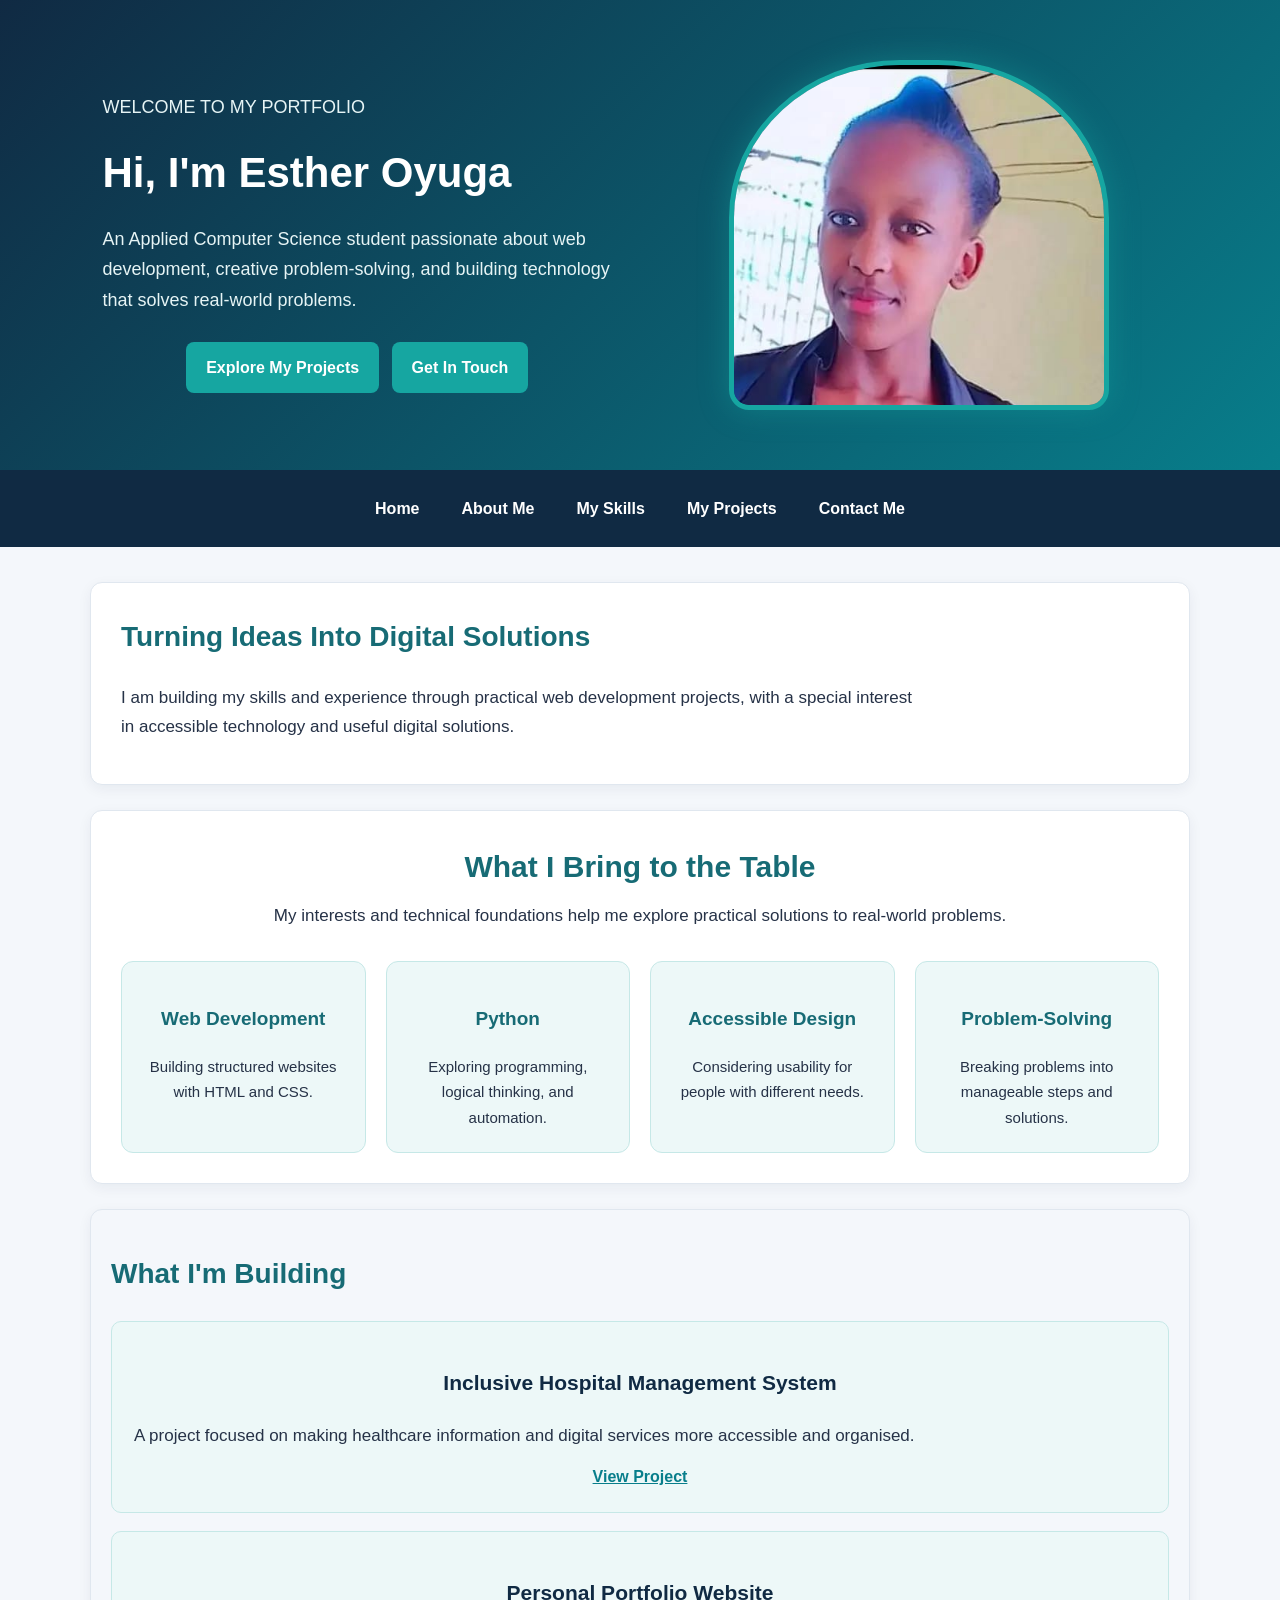
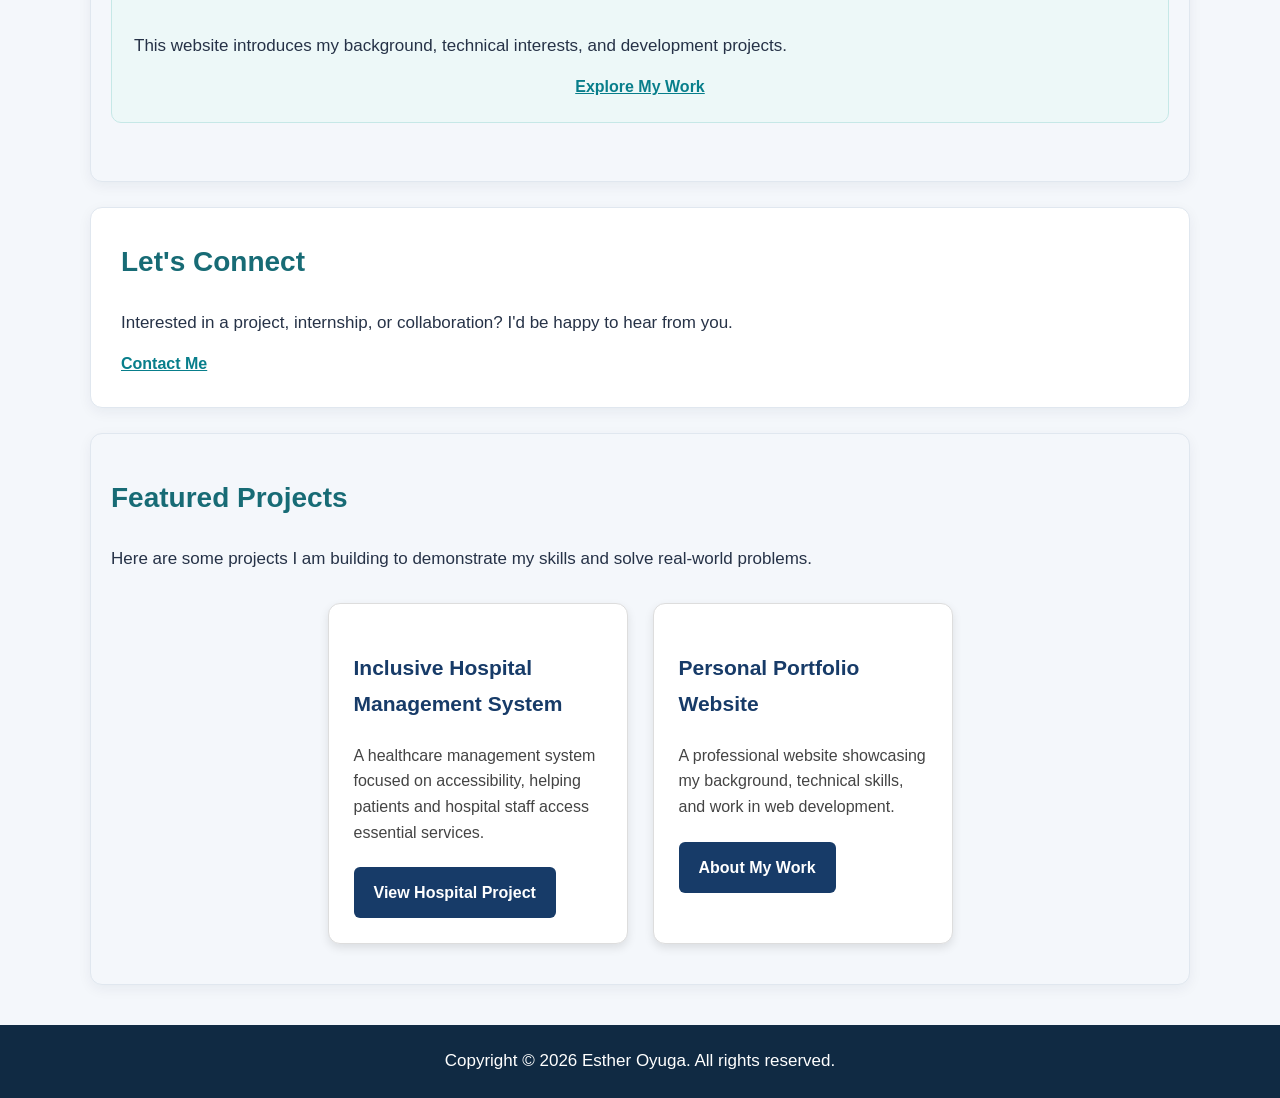
<file: index.html>
<!DOCTYPE html>
<html lang="en">
<head>
    <meta charset="UTF-8">
    <meta name="viewport" content="width=device-width, initial-scale=1.0">

    <title>Esther Oyuga | Home</title>

    <meta name="description" content="Welcome to Esther Oyuga's portfolio. Explore her interests in web development, software development, and accessible technology.">

    <link rel="stylesheet" href="style.css">
</head>
<body>

<header id="home" class="hero">

    <div class="hero-text">
        <p>WELCOME TO MY PORTFOLIO</p>

        <h1>Hi, I'm Esther Oyuga</h1>

        <p>
            An Applied Computer Science student passionate about
            web development, creative problem-solving, and building
            technology that solves real-world problems.
        </p>

        <a href="projects.html">Explore My Projects</a>
        <a href="contact.html">Get In Touch</a>
    </div>

    <div class="hero-image">
        <img src="esther.jpg"
             alt="Portrait of Esther Oyuga">
    </div>

</header>


    <nav id="links">
        <a href="portfolio-index.html">Home</a>
        <a href="about.html">About Me</a>
        <a href="skills.html">My Skills</a>
        <a href="projects.html">My Projects</a>
        <a href="contact.html">Contact Me</a>
    </nav>

    <main>
        <section id="welcome-section">
            <h2>Turning Ideas Into Digital Solutions</h2>

            <p>
                I am building my skills and experience through practical
                web development projects, with a special interest in
                accessible technology and useful digital solutions.
            </p>
        </section>
        
        <section id="skills-preview">
            <h2>What I Bring to the Table</h2>

            <p>
                My interests and technical foundations help me explore
                practical solutions to real-world problems.
            </p>

            <div class="skills-container">
                <div class="skill-card">
                    <h3> Web Development</h3>
                    <p>Building structured websites with HTML and CSS.</p>
                </div>

                <div class="skill-card">
                    <h3> Python</h3>
                    <p>Exploring programming, logical thinking, and automation.</p>
                </div>

                <div class="skill-card">
                    <h3> Accessible Design</h3>
                    <p>Considering usability for people with different needs.</p>
                </div>

                <div class="skill-card">
                    <h3> Problem-Solving</h3>
                    <p>Breaking problems into manageable steps and solutions.</p>
                </div>
            </div>
        </section>


        <section id="featured-projects">
            <h2>What I'm Building</h2>

            <div class="box">
                <h3>Inclusive Hospital Management System</h3>
                <p>
                    A project focused on making healthcare information
                    and digital services more accessible and organised.
                </p>
                <a href="projects.html">View Project</a>
            </div>

            <div class="box">
                <h3>Personal Portfolio Website</h3>
                <p>
                    This website introduces my background, technical
                    interests, and development projects.
                </p>
                <a href="projects.html">Explore My Work</a>
            </div>
        </section>

        <section id="home-contact">
            <h2>Let's Connect</h2>

            <p>
                Interested in a project, internship, or collaboration?
                I'd be happy to hear from you.
            </p>

            <a href="contact.html">Contact Me</a>
        </section>

        
<section id="featured-projects">
    <h2>Featured Projects</h2>
    <p>Here are some projects I am building to demonstrate my skills and solve real-world problems.</p>

    <div class="project-container">

        <div class="project-card">
            <h3>Inclusive Hospital Management System</h3>
            <p>A healthcare management system focused on accessibility, helping patients and hospital staff access essential services.</p>
            
            
             <a href="https://github.com/estheroyugaakoth-hash/inclusive_hospitalsystem" class="project-button" target="_blank" rel="noopener noreferrer">View Hospital Project</a> 

        </div>

        <div class="project-card">
            <h3>Personal Portfolio Website</h3>
            <p>A professional website showcasing my background, technical skills, and work in web development.</p>
            
            <a href="about.html" class="project-button">About My Work</a>

        </div>

    </div>
</section>

    </main>

    <footer>
        <p>Copyright &copy; 2026 Esther Oyuga. All rights reserved.</p>
    </footer>

</body>
</html>
</file>
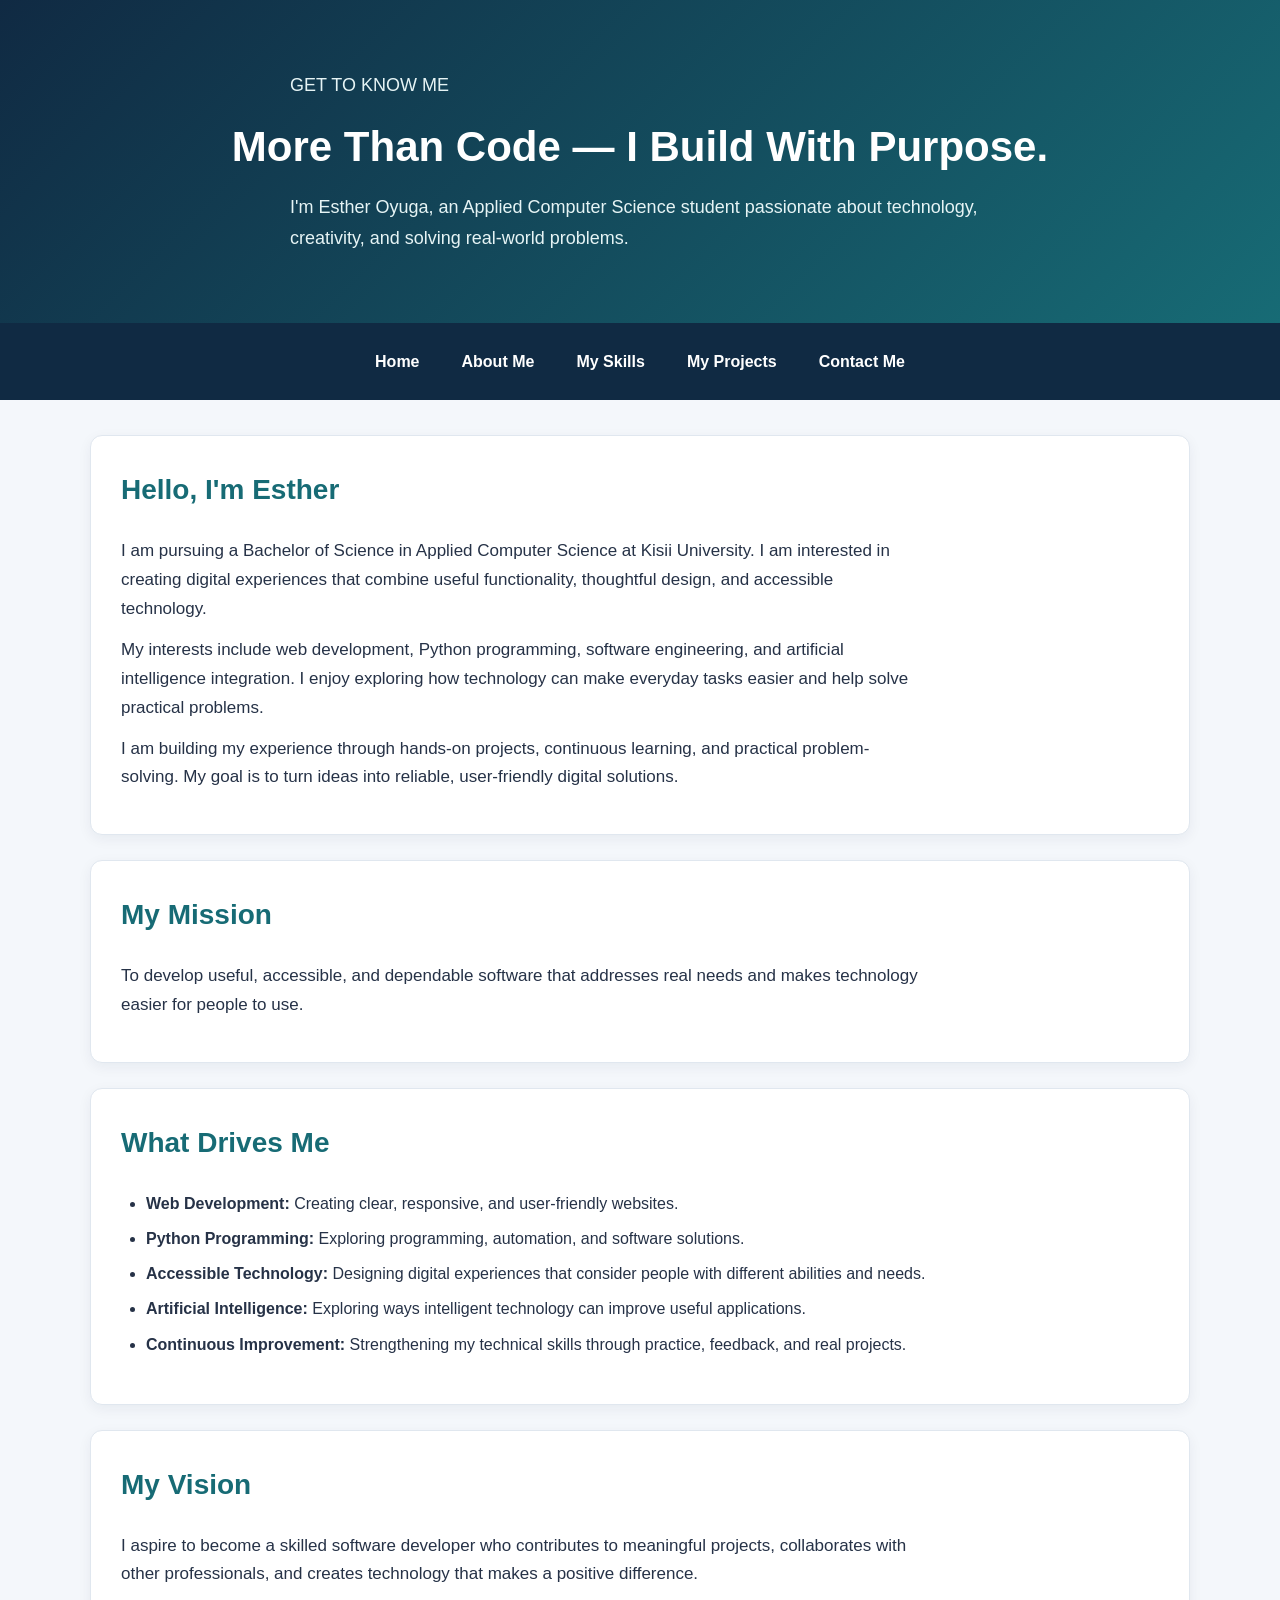
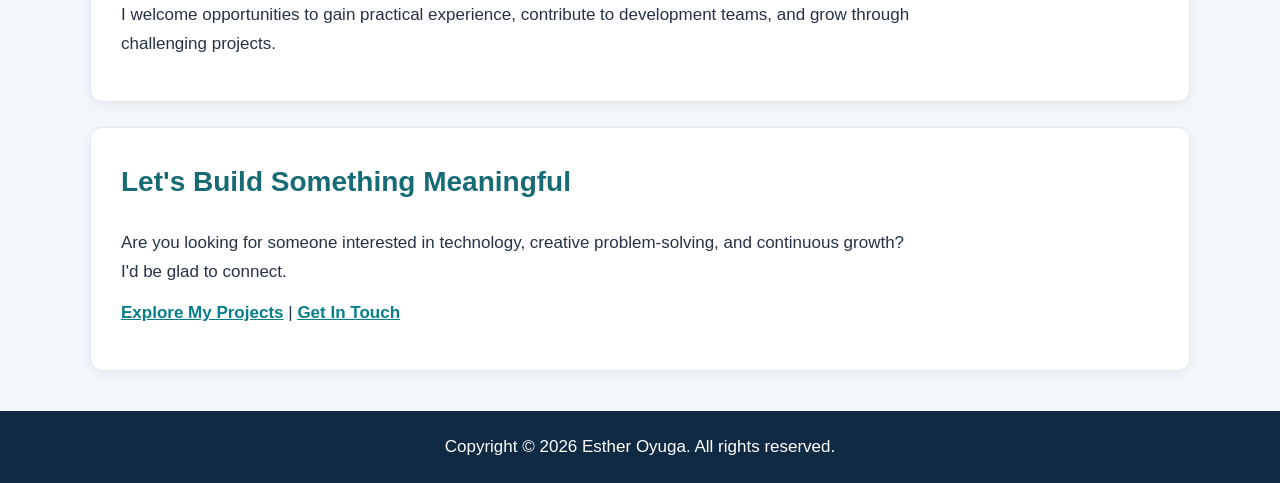
<file: about.html>
<!DOCTYPE html>
<html lang="en">
<head>
    <meta charset="UTF-8">
    <meta name="viewport" content="width=device-width, initial-scale=1.0">

    <title>About Me | Esther Oyuga</title>
    <meta name="description" content="Learn about Esther Oyuga, an Applied Computer Science student passionate about web development, Python, accessible technology, and software development.">

    <link rel="stylesheet" href="style.css">
</head>
<body>

    <header id="home">
        <p>GET TO KNOW ME</p>
        <h1>More Than Code — I Build With Purpose.</h1>
        <p>
            I'm Esther Oyuga, an Applied Computer Science student
            passionate about technology, creativity, and solving
            real-world problems.
        </p>
    </header>

    <nav id="links">
        <a href="portfolio-index.html">Home</a>
        <a href="about.html">About Me</a>
        <a href="skills.html">My Skills</a>
        <a href="projects.html">My Projects</a>
        <a href="contact.html">Contact Me</a>
    </nav>

    <main>

        <section id="introduction">
            <h2>Hello, I'm Esther</h2>

            <p>
                I am pursuing a Bachelor of Science in Applied Computer
                Science at Kisii University. I am interested in creating
                digital experiences that combine useful functionality,
                thoughtful design, and accessible technology.
            </p>

            <p>
                My interests include web development, Python programming,
                software engineering, and artificial intelligence
                integration. I enjoy exploring how technology can make
                everyday tasks easier and help solve practical problems.
            </p>

            <p>
                I am building my experience through hands-on projects,
                continuous learning, and practical problem-solving.
                My goal is to turn ideas into reliable, user-friendly
                digital solutions.
            </p>
        </section>

        <section id="mission">
            <h2>My Mission</h2>

            <p>
                To develop useful, accessible, and dependable software
                that addresses real needs and makes technology easier
                for people to use.
            </p>
        </section>

        <section id="interests">
            <h2>What Drives Me</h2>

            <ul>
                <li>
                    <strong>Web Development:</strong>
                    Creating clear, responsive, and user-friendly websites.
                </li>

                <li>
                    <strong>Python Programming:</strong>
                    Exploring programming, automation, and software solutions.
                </li>

                <li>
                    <strong>Accessible Technology:</strong>
                    Designing digital experiences that consider people
                    with different abilities and needs.
                </li>

                <li>
                    <strong>Artificial Intelligence:</strong>
                    Exploring ways intelligent technology can improve
                    useful applications.
                </li>

                <li>
                    <strong>Continuous Improvement:</strong>
                    Strengthening my technical skills through practice,
                    feedback, and real projects.
                </li>
            </ul>
        </section>

        <section id="vision">
            <h2>My Vision</h2>

            <p>
                I aspire to become a skilled software developer who
                contributes to meaningful projects, collaborates with
                other professionals, and creates technology that
                makes a positive difference.
            </p>

            <p>
                I welcome opportunities to gain practical experience,
                contribute to development teams, and grow through
                challenging projects.
            </p>
        </section>

        <section id="next-step">
            <h2>Let's Build Something Meaningful</h2>

            <p>
                Are you looking for someone interested in technology,
                creative problem-solving, and continuous growth?
                I'd be glad to connect.
            </p>

            <p>
                <a href="projects.html">Explore My Projects</a>
                |
                <a href="contact.html">Get In Touch</a>
            </p>
        </section>

    </main>

    <footer>
        <p>Copyright &copy; 2026 Esther Oyuga. All rights reserved.</p>
    </footer>

</body>
</html>
</file>
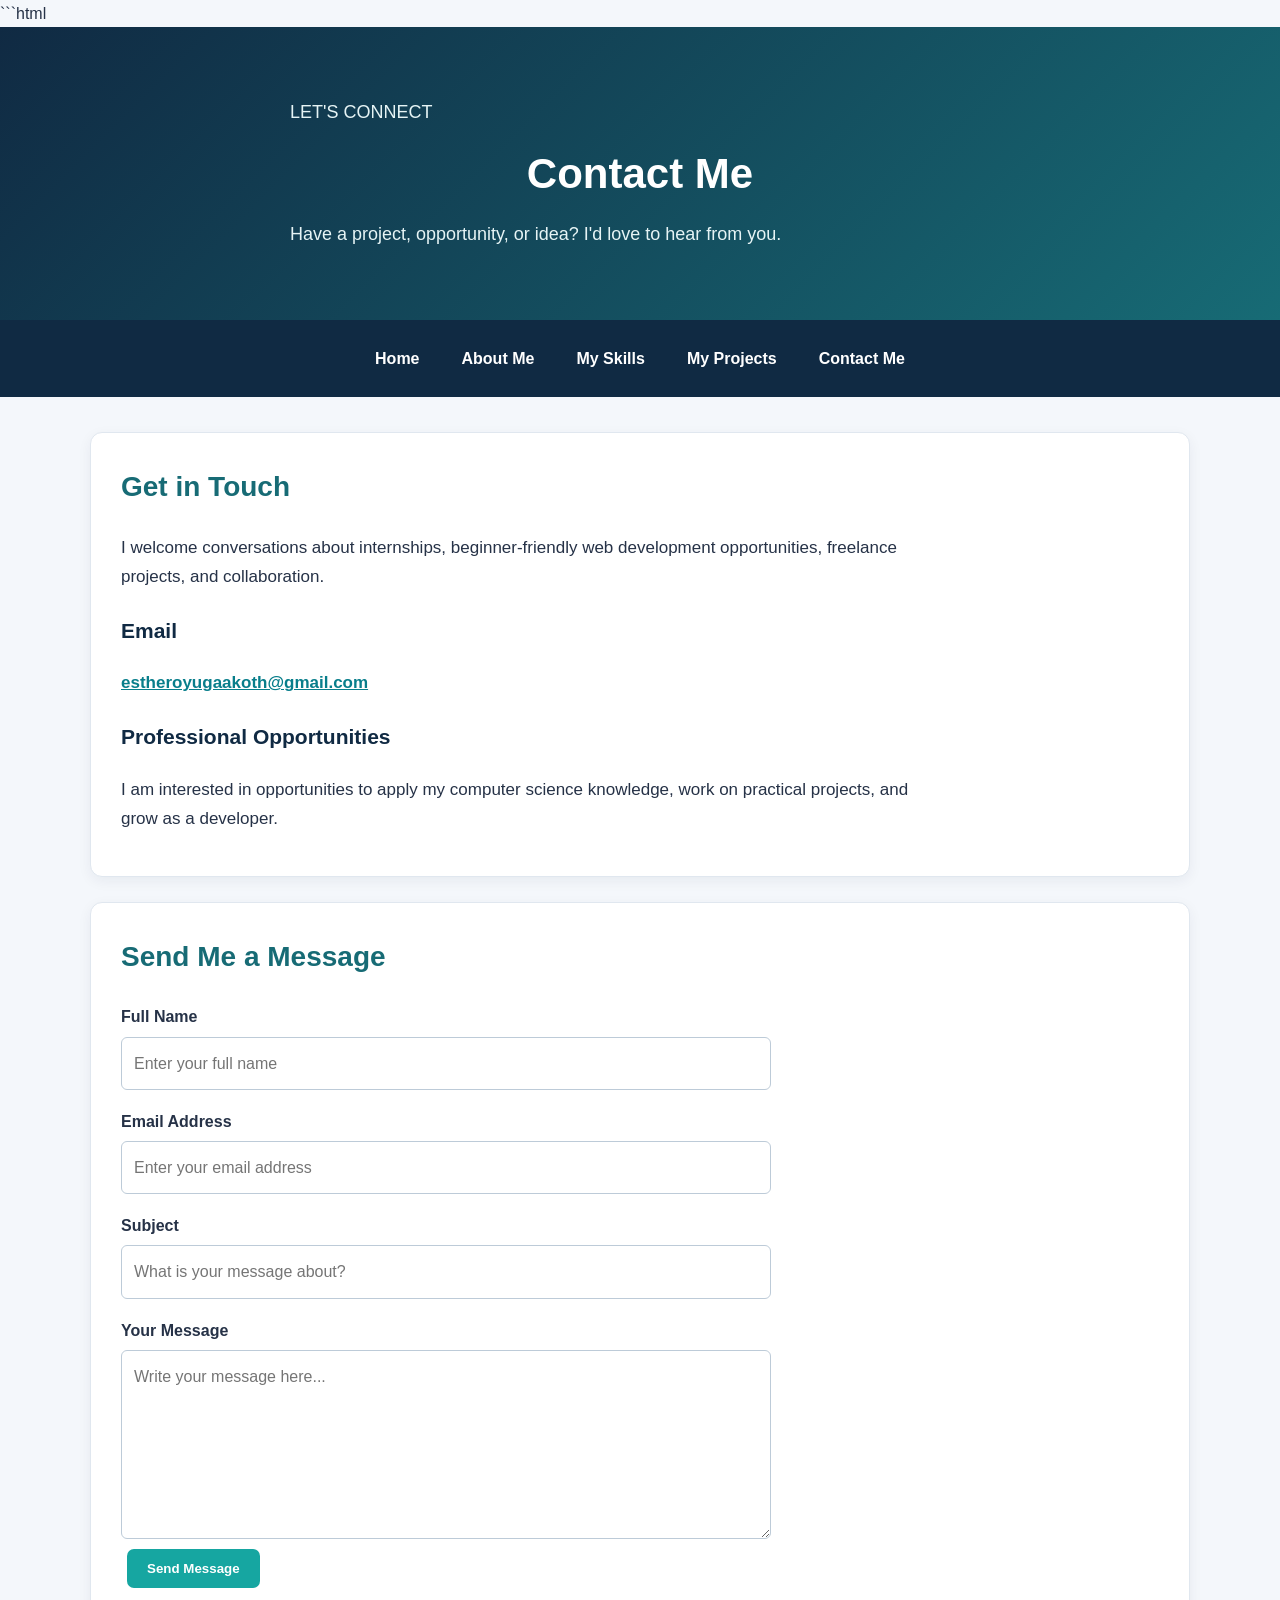
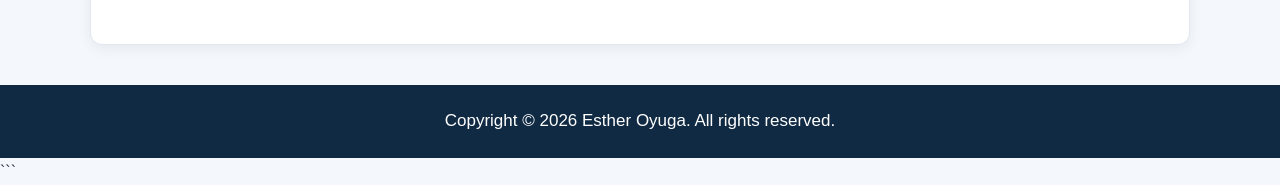
<file: contact.html>
```html
<!DOCTYPE html>
<html lang="en">
<head>
    <meta charset="UTF-8">
    <meta name="viewport" content="width=device-width, initial-scale=1.0">

    <title>Contact Me | Esther Oyuga</title>

    <meta name="description" content="Contact Esther Oyuga about web development projects, internships, and professional opportunities.">

    <link rel="stylesheet" href="style.css">
</head>
<body>

    <header>
        <p>LET'S CONNECT</p>
        <h1>Contact Me</h1>
        <p>Have a project, opportunity, or idea? I'd love to hear from you.</p>
    </header>

    <nav>
        <a href="portfolio-index.html">Home</a>
        <a href="about.html">About Me</a>
        <a href="skills.html">My Skills</a>
        <a href="projects.html">My Projects</a>
        <a href="contact.html">Contact Me</a>
    </nav>

    <main>
        <section>
            <h2>Get in Touch</h2>

            <p>
                I welcome conversations about internships, beginner-friendly
                web development opportunities, freelance projects, and collaboration.
            </p>

            <h3>Email</h3>
            <p>
                <a href="mailto:estheroyugaakoth@gmail.com">
                    estheroyugaakoth@gmail.com
                </a>
            </p>

            <h3>Professional Opportunities</h3>
            <p>
                I am interested in opportunities to apply my computer science
                knowledge, work on practical projects, and grow as a developer.
            </p>
        </section>

        <section>
            <h2>Send Me a Message</h2>

            <form action="mailto:estheroyugaakoth@gmail.com"
                  method="post"
                  enctype="text/plain">

                <label for="name">Full Name</label>
                <input type="text" id="name" name="name"
                       placeholder="Enter your full name" required>

                <label for="email">Email Address</label>
                <input type="email" id="email" name="email"
                       placeholder="Enter your email address" required>

                <label for="subject">Subject</label>
                <input type="text" id="subject" name="subject"
                       placeholder="What is your message about?" required>

                <label for="message">Your Message</label>
                <textarea id="message" name="message" rows="6"
                          placeholder="Write your message here..." required></textarea>

                <button type="submit">Send Message</button>
            </form>
        </section>
    </main>

    <footer>
        <p>Copyright &copy; 2026 Esther Oyuga. All rights reserved.</p>
    </footer>

</body>
</html>
```
</file>
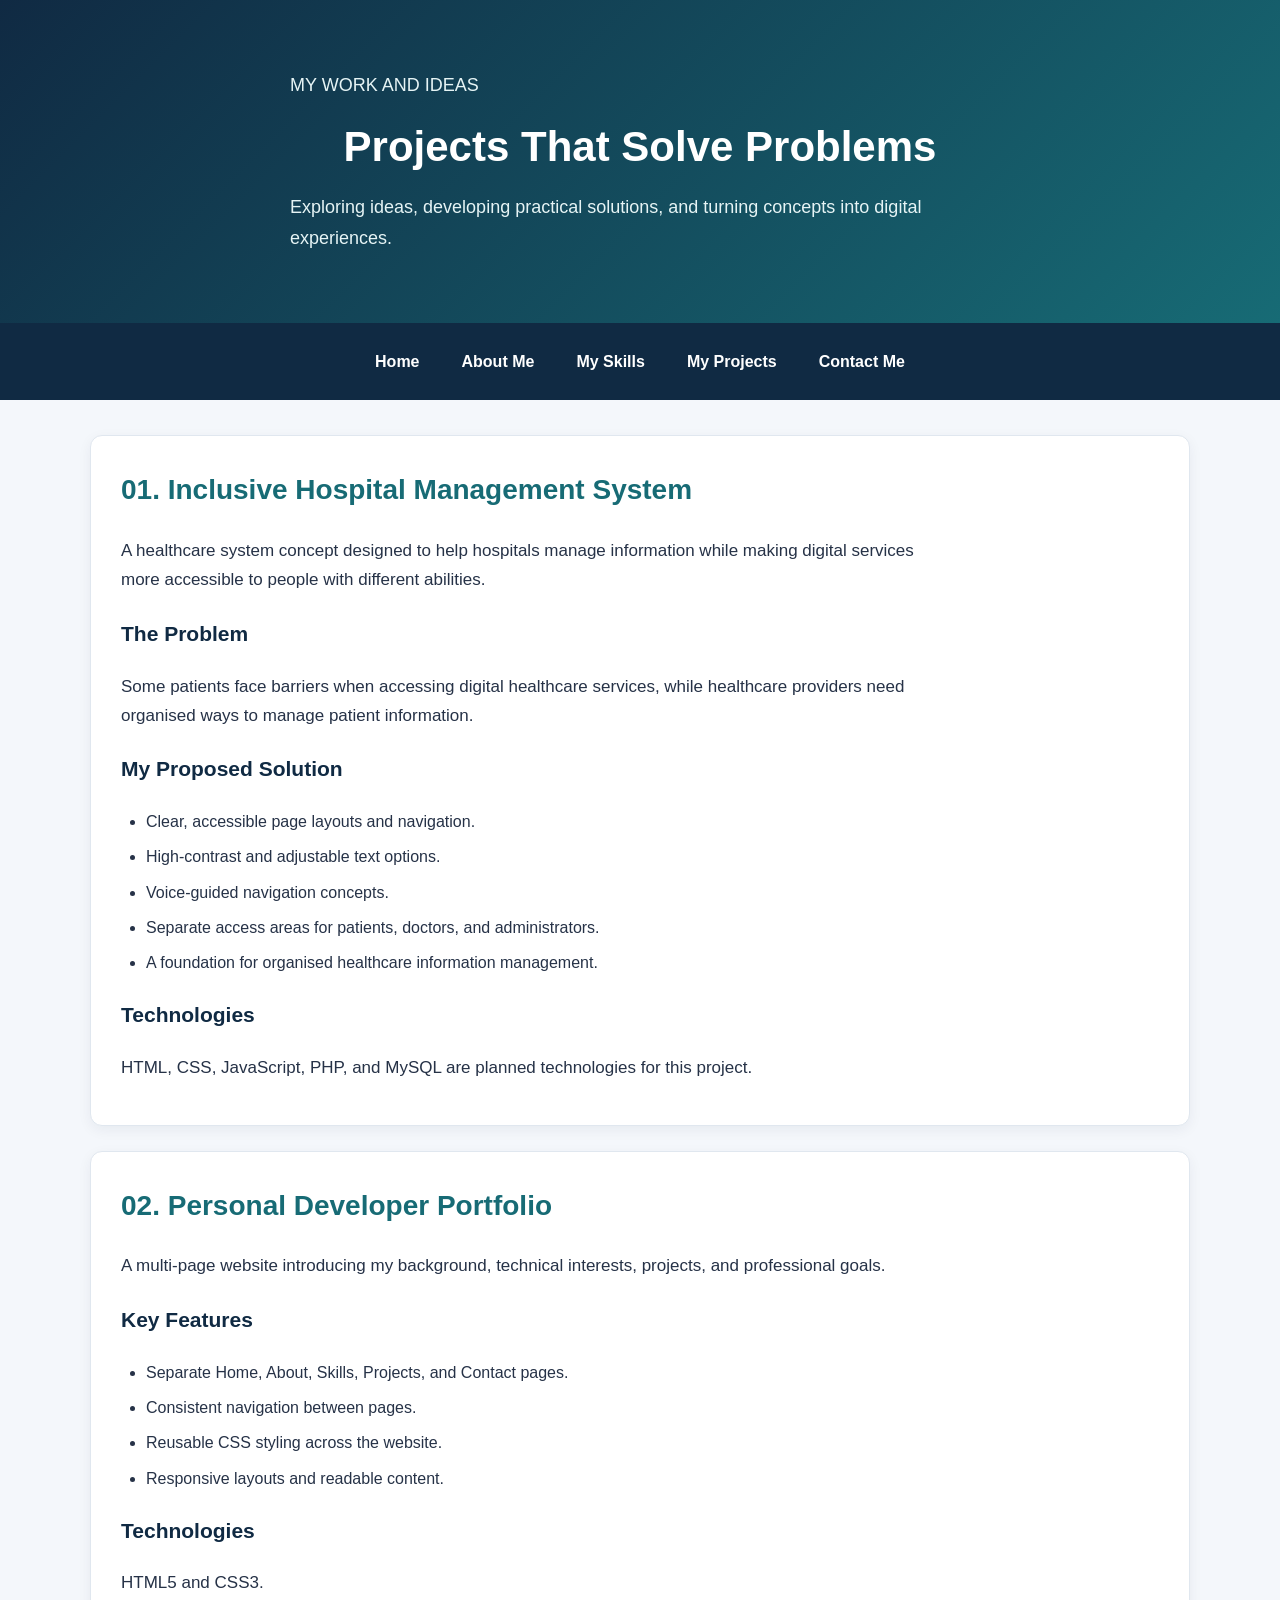
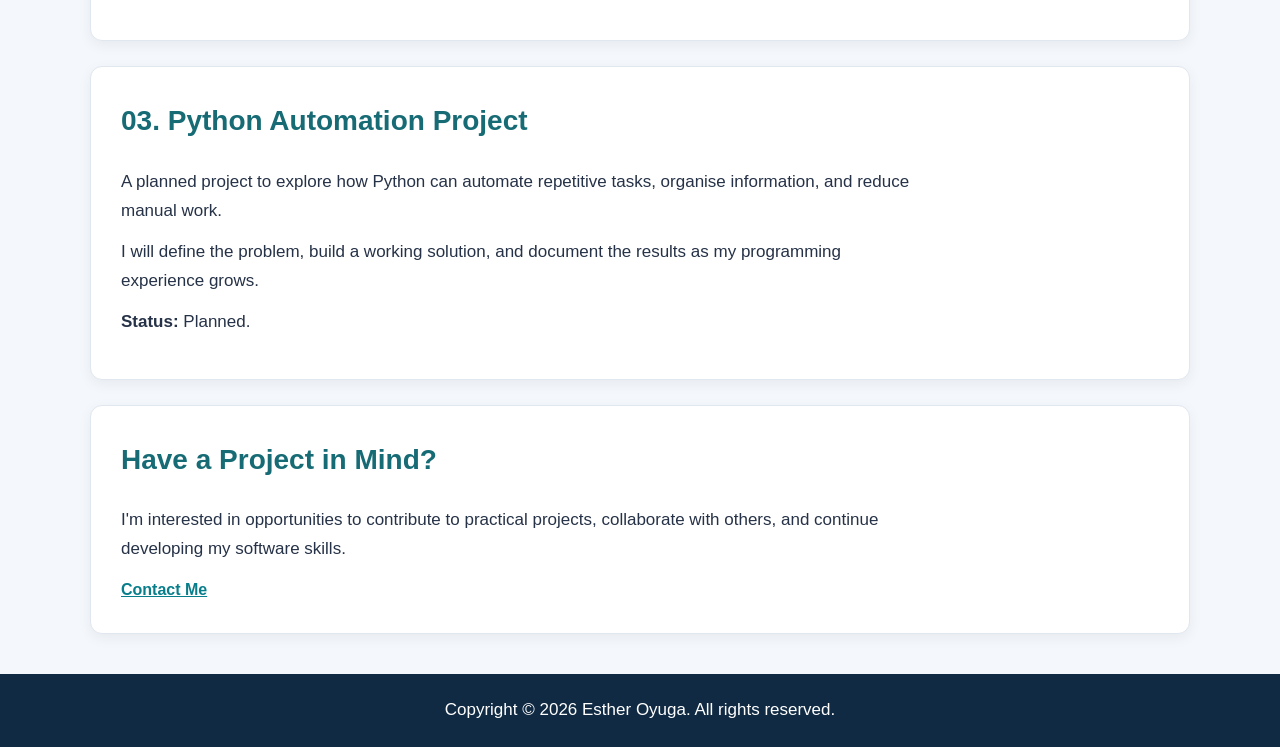
<file: projects.html>
<!DOCTYPE html>
<html lang="en">
<head>
    <meta charset="UTF-8">
    <meta name="viewport" content="width=device-width, initial-scale=1.0">

    <title>My Projects | Esther Oyuga</title>
    <meta name="description" content="Explore Esther Oyuga's web development projects, including an inclusive hospital management system concept and a personal portfolio.">

    <link rel="stylesheet" href="style.css">
</head>
<body>

    <header>
        <p>MY WORK AND IDEAS</p>
        <h1>Projects That Solve Problems</h1>
        <p>
            Exploring ideas, developing practical solutions,
            and turning concepts into digital experiences.
        </p>
    </header>

    <nav>
        <a href="portfolio-index.html">Home</a>
        <a href="about.html">About Me</a>
        <a href="skills.html">My Skills</a>
        <a href="projects.html">My Projects</a>
        <a href="contact.html">Contact Me</a>
    </nav>

    <main>

        <section id="hospital-project">
            <h2>01. Inclusive Hospital Management System</h2>

            <p>
                A healthcare system concept designed to help hospitals
                manage information while making digital services more
                accessible to people with different abilities.
            </p>

            <h3>The Problem</h3>
            <p>
                Some patients face barriers when accessing digital
                healthcare services, while healthcare providers need
                organised ways to manage patient information.
            </p>

            <h3>My Proposed Solution</h3>
            <ul>
                <li>Clear, accessible page layouts and navigation.</li>
                <li>High-contrast and adjustable text options.</li>
                <li>Voice-guided navigation concepts.</li>
                <li>Separate access areas for patients, doctors, and administrators.</li>
                <li>A foundation for organised healthcare information management.</li>
            </ul>

            <h3>Technologies</h3>
            <p>HTML, CSS, JavaScript, PHP, and MySQL are planned technologies for this project.</p>

        
        </section>

        <section id="portfolio-project">
            <h2>02. Personal Developer Portfolio</h2>

            <p>
                A multi-page website introducing my background,
                technical interests, projects, and professional goals.
            </p>

            <h3>Key Features</h3>
            <ul>
                <li>Separate Home, About, Skills, Projects, and Contact pages.</li>
                <li>Consistent navigation between pages.</li>
                <li>Reusable CSS styling across the website.</li>
                <li>Responsive layouts and readable content.</li>
            </ul>

            <h3>Technologies</h3>
            <p>HTML5 and CSS3.</p>

        
        </section>

        <section id="future-projects">
            <h2>03. Python Automation Project</h2>

            <p>
                A planned project to explore how Python can automate
                repetitive tasks, organise information, and reduce
                manual work.
            </p>

            <p>
                I will define the problem, build a working solution,
                and document the results as my programming experience grows.
            </p>

            <p><strong>Status:</strong> Planned.</p>
        </section>

        <section id="collaboration">
            <h2>Have a Project in Mind?</h2>

            <p>
                I'm interested in opportunities to contribute to
                practical projects, collaborate with others, and
                continue developing my software skills.
            </p>

            <a href="contact.html">Contact Me</a>
        </section>

    </main>

    <footer>
        <p>Copyright &copy; 2026 Esther Oyuga. All rights reserved.</p>
    </footer>

</body>
</html>
</file>
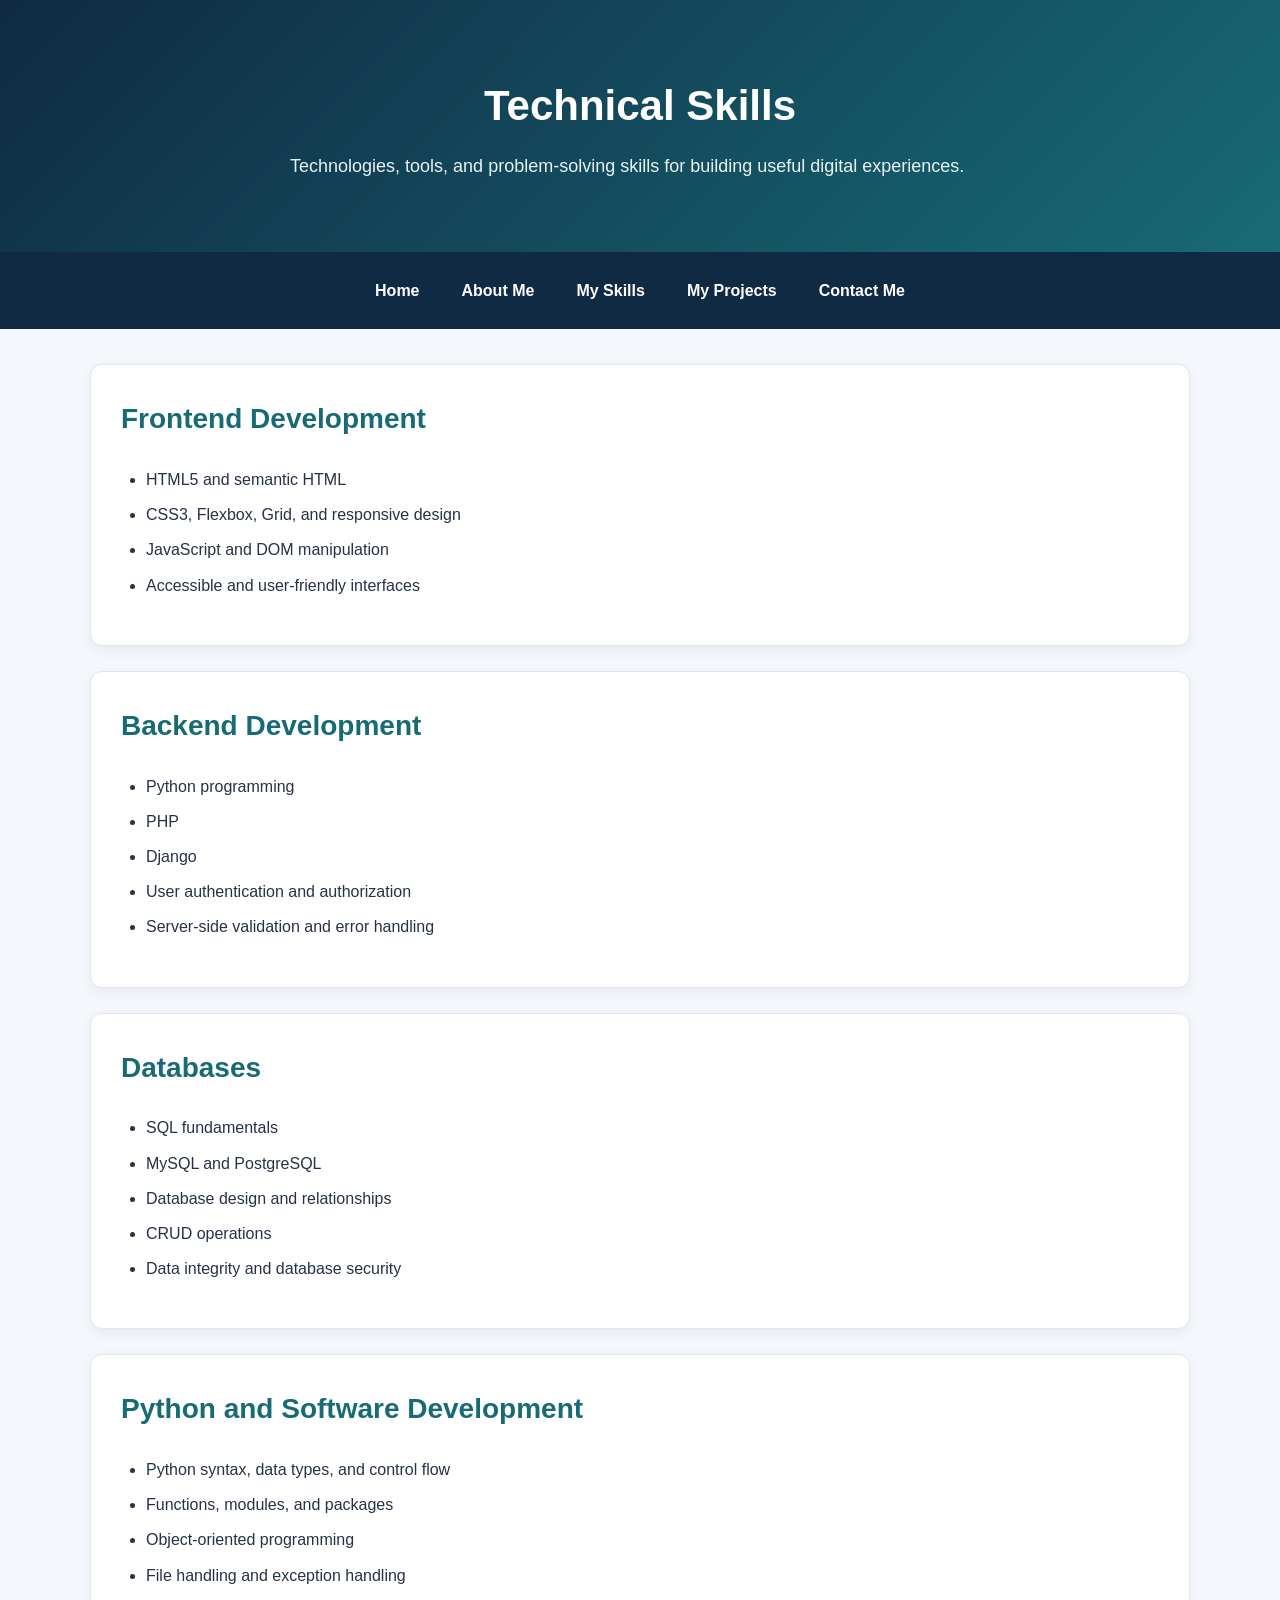
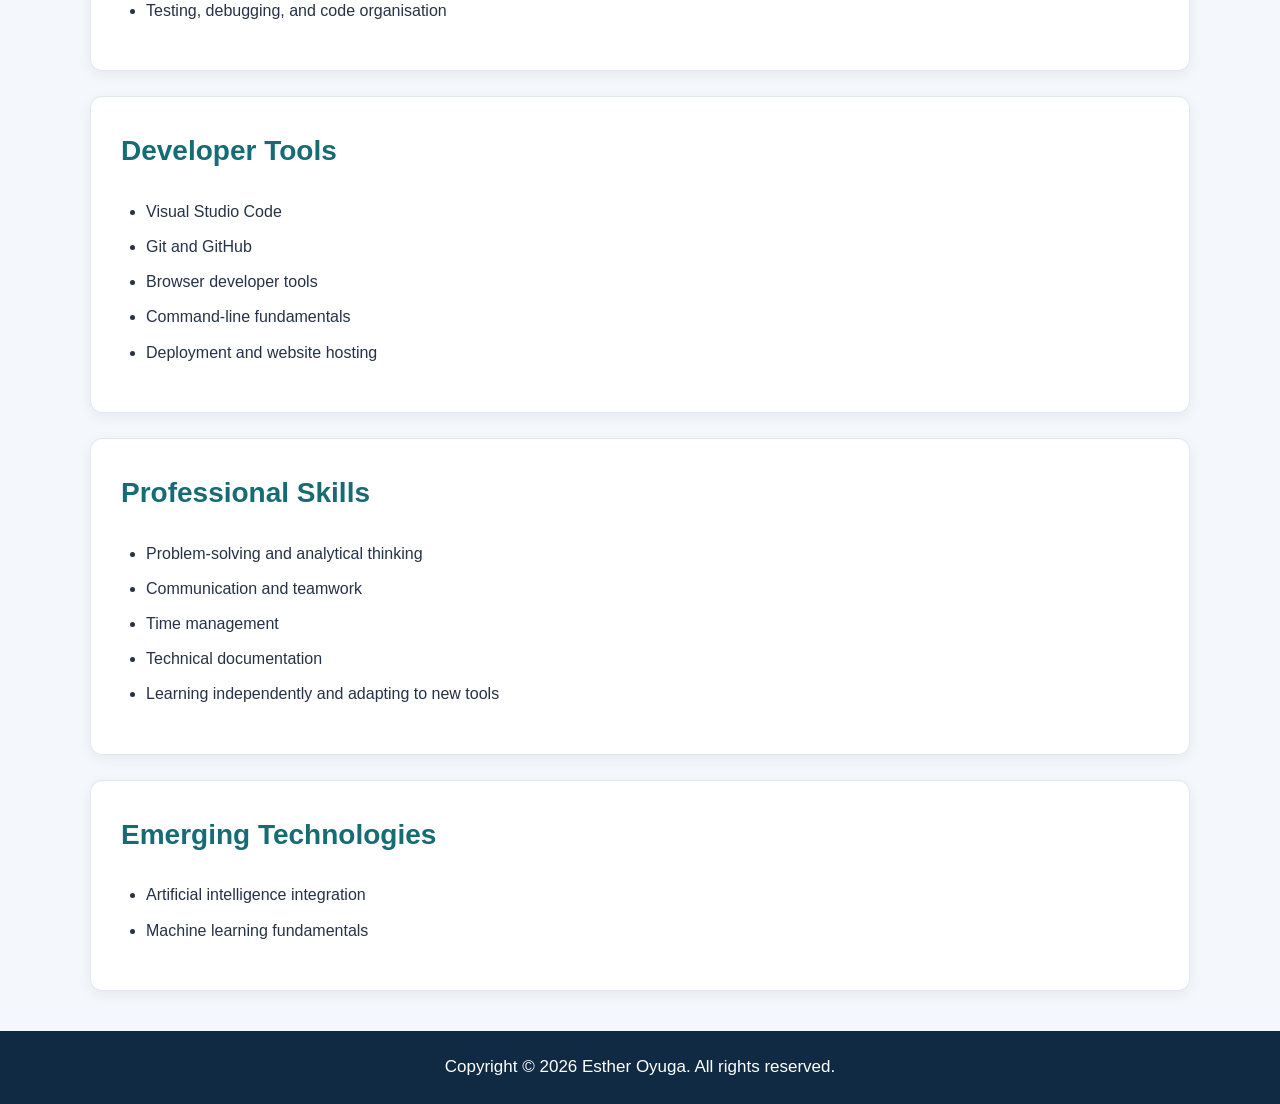
<file: skills.html>
<!DOCTYPE html>
<html lang="en">
<head>
    <meta charset="UTF-8">
    <meta name="viewport" content="width=device-width, initial-scale=1.0">
    <title>Technical Skills | Esther Oyuga</title>
    <link rel="stylesheet" href="style.css">
</head>
<body>

    <header>
        <h1>Technical Skills</h1>
        <p>
            Technologies, tools, and problem-solving skills
            for building useful digital experiences.
        </p>
    </header>

    <nav>
        <a href="portfolio-index.html">Home</a>
        <a href="about.html">About Me</a>
        <a href="skills.html">My Skills</a>
        <a href="projects.html">My Projects</a>
        <a href="contact.html">Contact Me</a>
    </nav>

    <main>

        <section>
            <h2>Frontend Development</h2>
            <ul>
                <li>HTML5 and semantic HTML</li>
                <li>CSS3, Flexbox, Grid, and responsive design</li>
                <li>JavaScript and DOM manipulation</li>
                <li>Accessible and user-friendly interfaces</li>
            
            </ul>
        </section>

        <section>
            <h2>Backend Development</h2>
            <ul>
                <li>Python programming</li>
                <li>PHP</li>
                <li>Django</li>
                <li>User authentication and authorization</li>
                <li>Server-side validation and error handling</li>
            </ul>
        </section>

        <section>
            <h2>Databases</h2>
            <ul>
                <li>SQL fundamentals</li>
                <li>MySQL and PostgreSQL</li>
                <li>Database design and relationships</li>
                <li>CRUD operations</li>
                <li>Data integrity and database security</li>
            </ul>
        </section>

        <section>
            <h2>Python and Software Development</h2>
            <ul>
                <li>Python syntax, data types, and control flow</li>
                <li>Functions, modules, and packages</li>
                <li>Object-oriented programming</li>
                <li>File handling and exception handling</li>
                <li>Testing, debugging, and code organisation</li>
        
            </ul>
        </section>

        <section>
            <h2>Developer Tools</h2>
            <ul>
                <li>Visual Studio Code</li>
                <li>Git and GitHub</li>
                <li>Browser developer tools</li>
                <li>Command-line fundamentals</li>
                <li>Deployment and website hosting</li>
            </ul>
        </section>

        <section>
            <h2>Professional Skills</h2>
            <ul>
                <li>Problem-solving and analytical thinking</li>
                <li>Communication and teamwork</li>
                <li>Time management</li>
                <li>Technical documentation</li>
                <li>Learning independently and adapting to new tools</li>
            </ul>
        </section>

        <section>
            <h2>Emerging Technologies</h2>
            <ul>
                <li>Artificial intelligence integration</li>
                <li>Machine learning fundamentals</li>
            
            </ul>
        </section>

    </main>

    <footer>
        <p>Copyright &copy; 2026 Esther Oyuga. All rights reserved.</p>
    </footer>

</body>
</html>
</file>
<file: style.css>
/* 1. General page styling */
* {
    box-sizing: border-box;
}

body {
    margin: 0;
    font-family: Arial, Helvetica, sans-serif;
    background-color: #f4f7fb;
    color: #263247;
    line-height: 1.7;
}

/* 2. Header and welcome section */
header {
    background: linear-gradient(135deg, #102a43, #176b75);
    color: white;
    text-align: center;
    padding: 60px 20px;
}

header h1 {
    color: white;
    font-size: 42px;
    margin: 10px 0;
}

header p {
    color: #e6f4f5;
    font-size: 18px;
    max-width: 700px;
    margin: 10px auto;
}

#welcome {
    color: white;
}

/* 3. Navigation bar */
#links,
nav {
    display: flex;
    justify-content: center;
    align-items: center;
    flex-wrap: wrap;
    gap: 10px;
    background-color: #102a43;
    padding: 15px;
}

nav a {
    color: white;
    text-decoration: none;
    font-weight: bold;
    padding: 10px 16px;
    margin: 0;
    border-radius: 6px;
    transition: background-color 0.3s ease;
}

nav a:hover {
    background-color: #176b75;
    color: white;
    text-decoration: none;
}

/* 4. Main content */
main {
    width: 90%;
    max-width: 1100px;
    margin: 35px auto;
}

section {
    background-color: white;
    border: 1px solid #e0e7ef;
    border-radius: 12px;
    margin: 25px 0;
    padding: 30px;
    box-shadow: 0 4px 14px rgba(16, 42, 67, 0.06);
}

h2 {
    color: #176b75;
    font-size: 28px;
    text-align: left;
    margin-top: 0;
}

h3 {
    color: #102a43;
    font-size: 21px;
}

p {
    font-size: 17px;
    max-width: 800px;
    margin: 12px 0;
    padding: 0;
    height: auto;
    text-align: left;
}

ul {
    padding-left: 25px;
}

li {
    margin-bottom: 8px;
}

/* 5. Links and buttons */
a {
    color: #087e8b;
    font-weight: bold;
}

main a:hover {
    color: #102a43;
}

header a,
button {
    display: inline-block;
    background-color: #16a6a1;
    color: white;
    text-decoration: none;
    font-weight: bold;
    padding: 12px 20px;
    margin: 10px 6px;
    border: none;
    border-radius: 7px;
    cursor: pointer;
    transition: background-color 0.3s ease,
                transform 0.3s ease;
}

header a:hover,
button:hover {
    background-color: #087e8b;
    color: white;
    text-decoration: none;
    transform: translateY(-2px);
}

/* 6. Project boxes */
.box {
    background-color: #edf8f8;
    border: 1px solid #c6e8e7;
    border-radius: 10px;
    padding: 22px;
    margin: 18px 0;
}

/* 7. Contact form */
form {
    max-width: 650px;
}

label {
    display: block;
    font-weight: bold;
    margin-top: 18px;
    margin-bottom: 6px;
}

input,
textarea {
    display: block;
    width: 100%;
    padding: 12px;
    font: inherit;
    border: 1px solid #bdcbd8;
    border-radius: 6px;
    background-color: #fff;
}

input:focus,
textarea:focus {
    outline: 2px solid #16a6a1;
    border-color: #087e8b;
}

/* 8. Footer */
footer {
    background-color: #102a43;
    color: white;
    text-align: center;
    padding: 22px;
    margin-top: 40px;
}

footer p {
    color: white;
    max-width: none;
    margin: 0;
    text-align: center;
}

/* 9. Smaller screens, including phones */
@media (max-width: 600px) {
    header {
        padding: 40px 15px;
    }

    header h1 {
        font-size: 32px;
    }

    main {
        width: 94%;
        margin: 20px auto;
    }

    section {
        padding: 20px;
    }

    h2 {
        font-size: 24px;
    }

    nav {
        gap: 5px;
    }

    nav a {
        padding: 9px 10px;
    }
}

/* HOMEPAGE HERO SECTION */
.hero {
    display: flex;
    justify-content: space-between;
    align-items: center;
    gap: 40px;
    background: linear-gradient(135deg, #102a43, #087e8b);
    color: white;
    padding: 60px 8%;
    min-height: 450px;
    overflow: hidden;
    flex-direction: row;
}

/* INTRODUCTION ON THE LEFT */
.hero-text {
    flex: 1;
    min-width: 0;
}

.hero-text h1 {
    color: white;
    font-size: 42px;
    text-align: left;
    margin: 15px 0;
}

.hero-text p {
    color: #e6f4f5;
    font-size: 18px;
    max-width: 550px;
    width: 100%;
    height: auto;
    padding: 0;
    margin: 15px 0;
    text-align: left;
}

.hero-text a {
    display: inline-block;
    background-color: #16a6a1;
    color: white;
    text-decoration: none;
    padding: 12px 20px;
    margin: 12px 8px 0 0;
    border-radius: 8px;
    transition: background-color 0.3s ease,
                transform 0.3s ease;
}

.hero-text a:hover {
    background-color: #20c5bd;
    color: #102a43;
    transform: translateY(-3px);
}

/* YOUR PHOTO ON THE RIGHT */
.hero-image {
    flex: 1;
    display: flex;
    justify-content: center;
    align-items: center;
    min-width: 0;
}

.hero-image img {
    width: 100%;
    max-width: 380px;
    height: 350px;
    object-fit: cover;
    object-position: center;
    border-radius: 45% 45% 20px 20px;
    border: 5px solid #16a6a1;
    box-shadow: 0 0 30px rgba(22, 166, 161, 0.4);
}

/* MOBILE PHONE LAYOUT */
@media (max-width: 700px) {
    .hero {
        flex-direction: column;
        text-align: center;
        padding: 40px 6%;
        gap: 25px;
    }

    .hero-text h1 {
        font-size: 32px;
        text-align: center;
    }

    .hero-text p {
        text-align: center;
    }

    .hero-image img {
        max-width: 280px;
        height: 300px;
    }

}

/* SKILLS HIGHLIGHTS SECTION */
#skills-preview {
    text-align: center;
}

#skills-preview h2 {
    text-align: center;
    font-size: 30px;
    margin-bottom: 10px;
}

#skills-preview > p {
    margin: 0 auto 30px;
    text-align: center;
}

/* Arrange the skill cards */
.skills-container {
    display: flex;
    justify-content: center;
    align-items: stretch;
    flex-wrap: wrap;
    gap: 20px;
}

/* Individual skill cards */
.skill-card {
    flex: 1 1 200px;
    max-width: 250px;
    background-color: #edf8f8;
    border: 1px solid #c6e8e7;
    border-radius: 12px;
    padding: 22px;
    text-align: center;
    transition: transform 0.3s ease,
                box-shadow 0.3s ease;
}

/* Hover effect */
.skill-card:hover {
    transform: translateY(-6px);
    box-shadow: 0 8px 20px rgba(16, 42, 67, 0.12);
}

.skill-card h3 {
    color: #176b75;
    font-size: 19px;
}

.skill-card p {
    font-size: 15px;
    text-align: center;
    margin: 10px auto 0;
}

/* Phone screens */
@media (max-width: 600px) {
    .skill-card {
        flex: 1 1 100%;
        max-width: none;
    }
}

/* Featured Projects Section */
#featured-projects {
    padding: 40px 20px;
    background-color: #f4f7fb;
    text-align: center;
}

/* Arrange project cards */
.project-container {
    display: flex;
    justify-content: center;
    gap: 25px;
    flex-wrap: wrap;
    margin-top: 30px;
}

/* Individual project cards */
.project-card {
    background-color: white;
    width: 300px;
    padding: 25px;
    border: 1px solid #dddddd;
    border-radius: 12px;
    box-shadow: 0 4px 10px rgba(0, 0, 0, 0.1);
    text-align: left;
    transition: transform 0.3s ease, box-shadow 0.3s ease;
}

/* Project titles */
.project-card h3 {
    color: #173b68;
    font-size: 21px;
}

/* Project descriptions */
.project-card p {
    color: #444444;
    font-size: 16px;
    line-height: 1.6;
    height: auto;
    max-width: 100%;
    padding: 0;
    margin: 12px 0;
}

/* Hover effect */
.project-card:hover {
    transform: translateY(-6px);
    box-shadow: 0 8px 18px rgba(0, 0, 0, 0.18);
}

/* Project buttons */
.project-button {
    display: inline-block;
    background-color: #173b68;
    color: white;
    padding: 12px 20px;
    margin-top: 10px;
    border-radius: 6px;
    text-decoration: none;
    font-weight: bold;
    transition: background-color 0.3s ease;
}

.project-button:hover {
    background-color: #2878c7;
    color: white;
}
</file>
